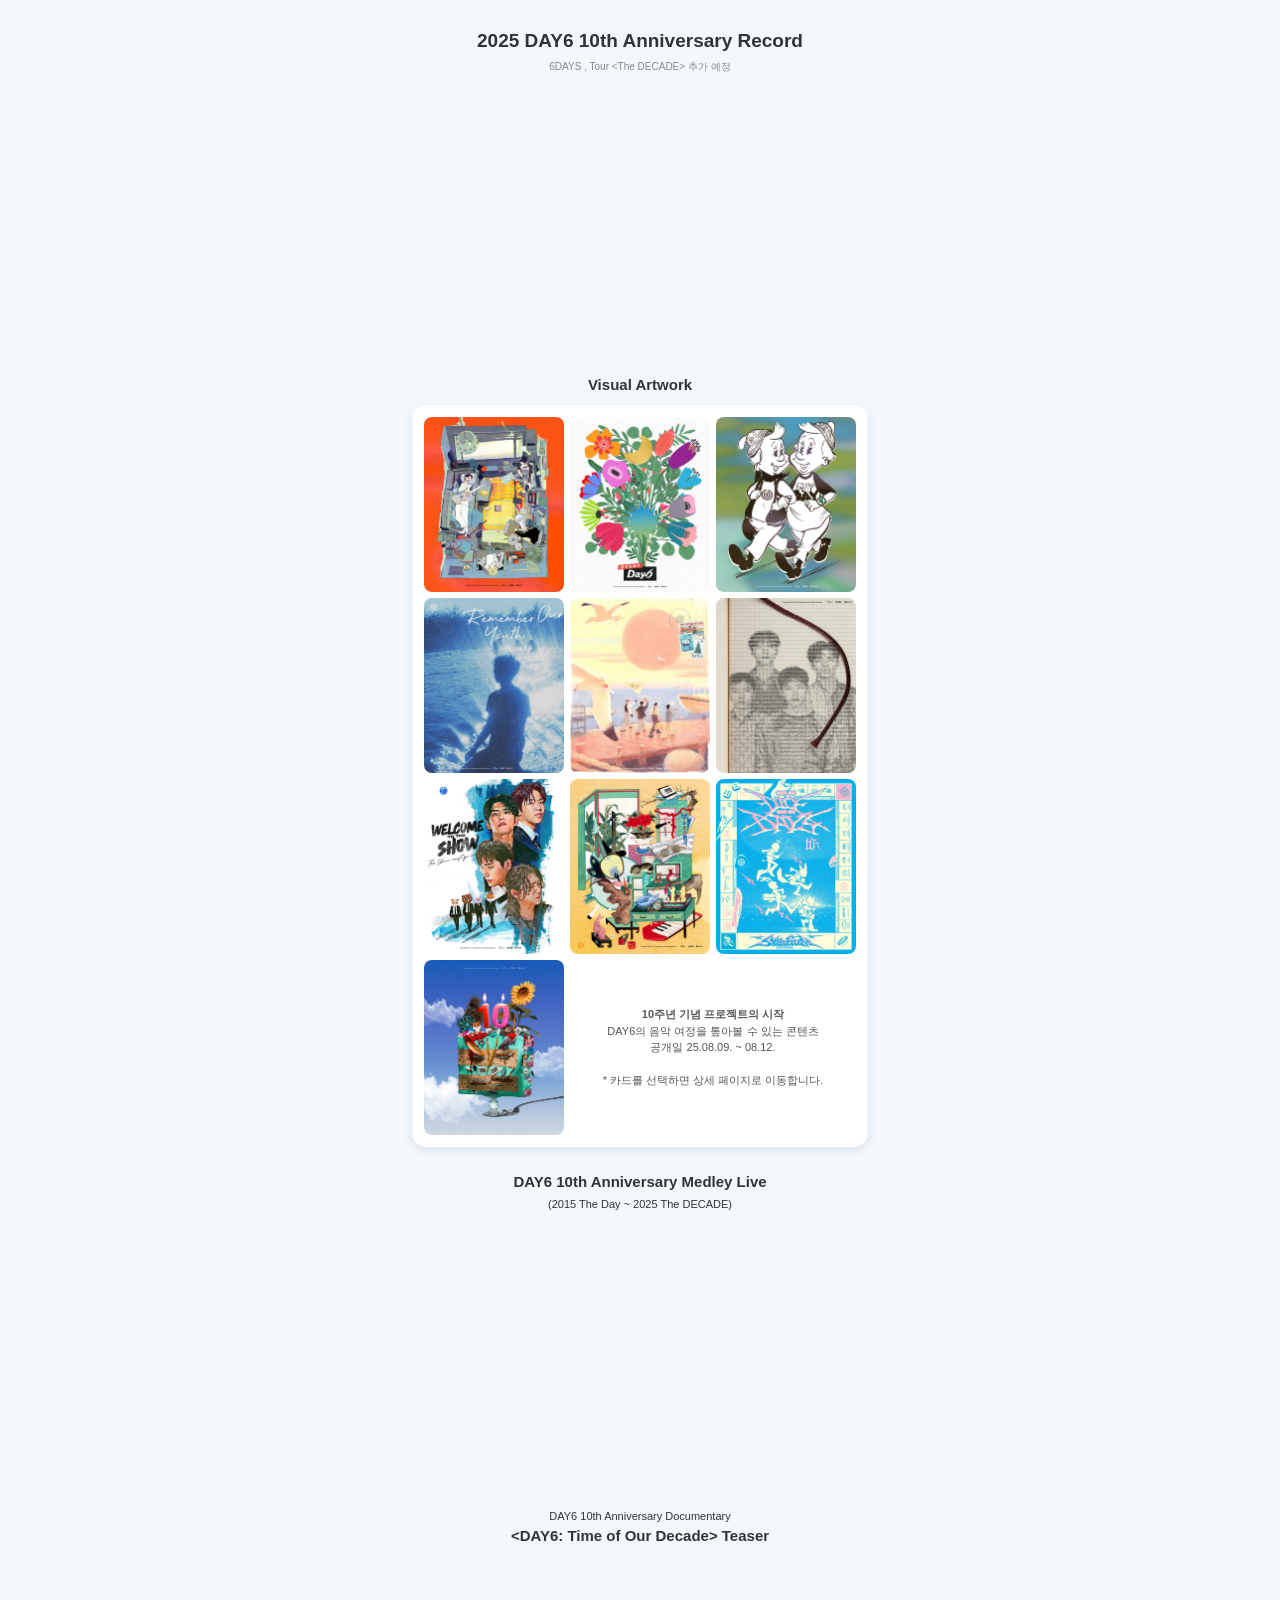
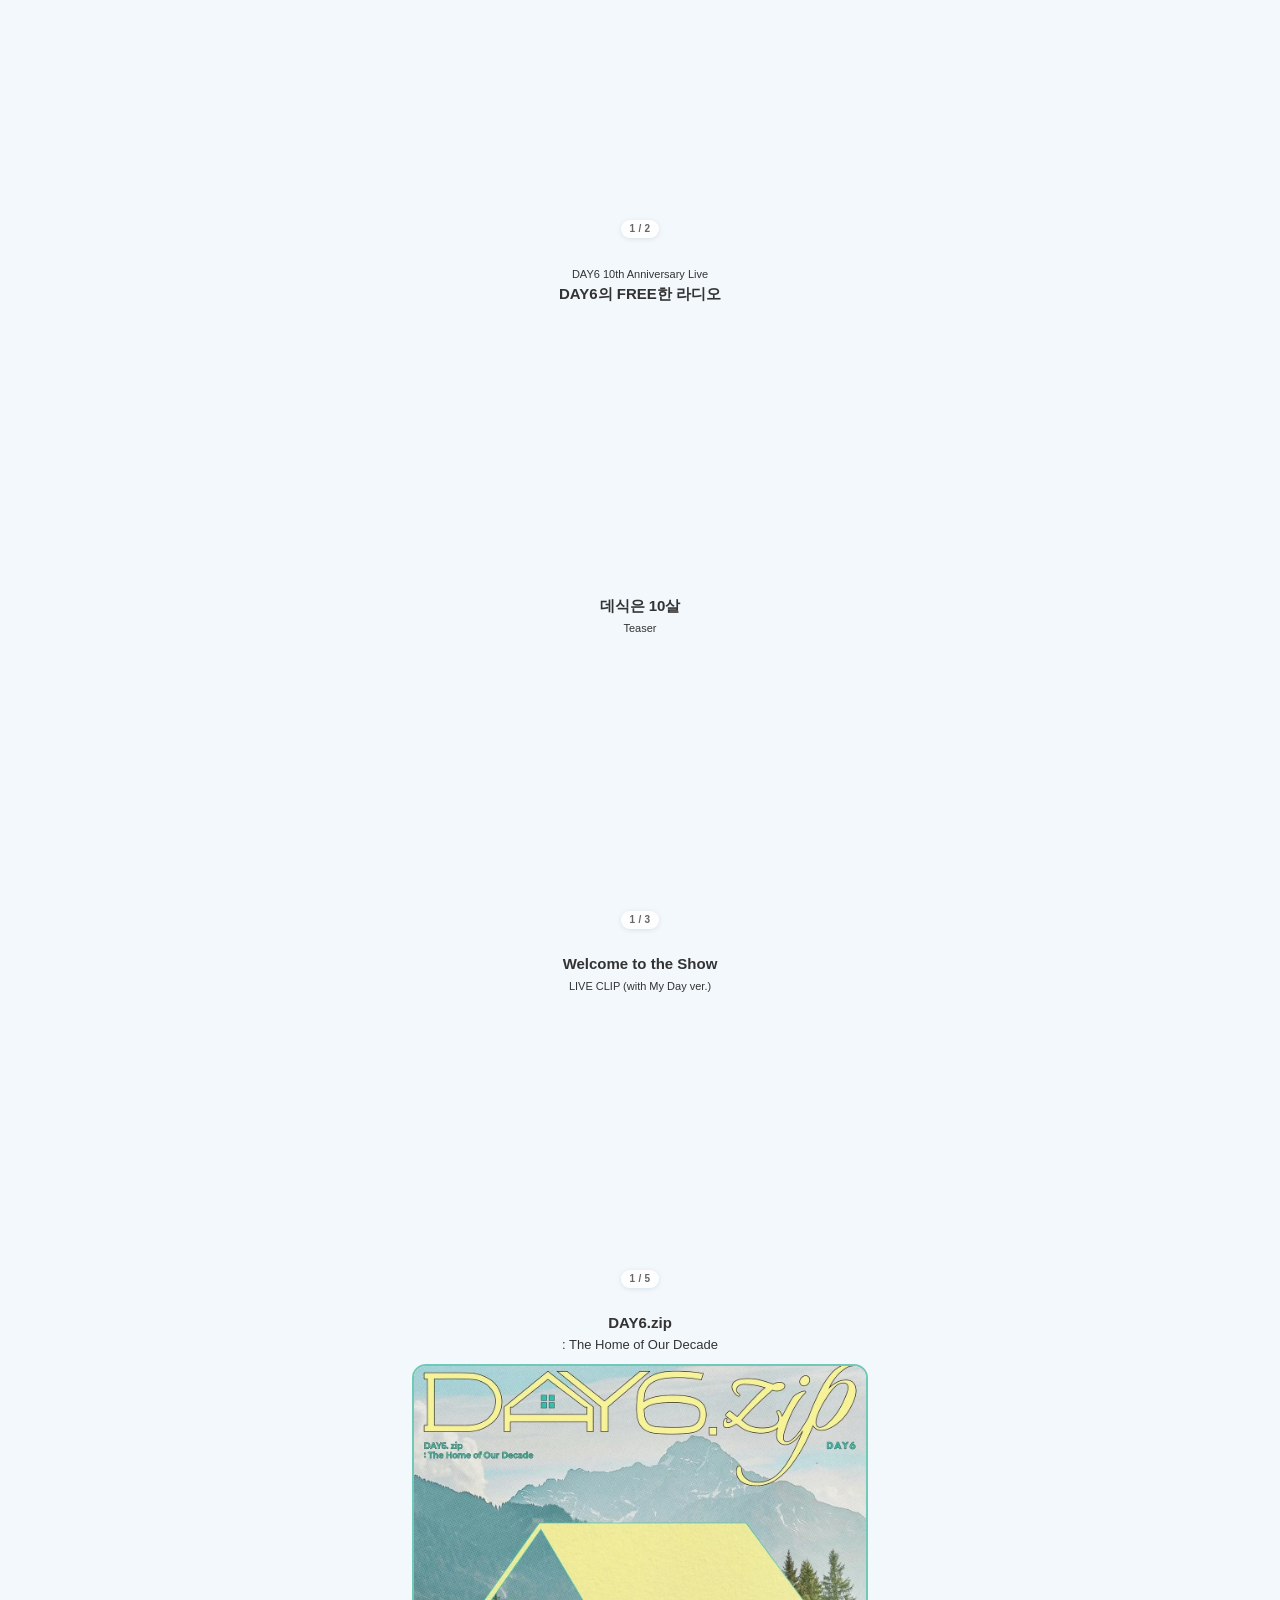
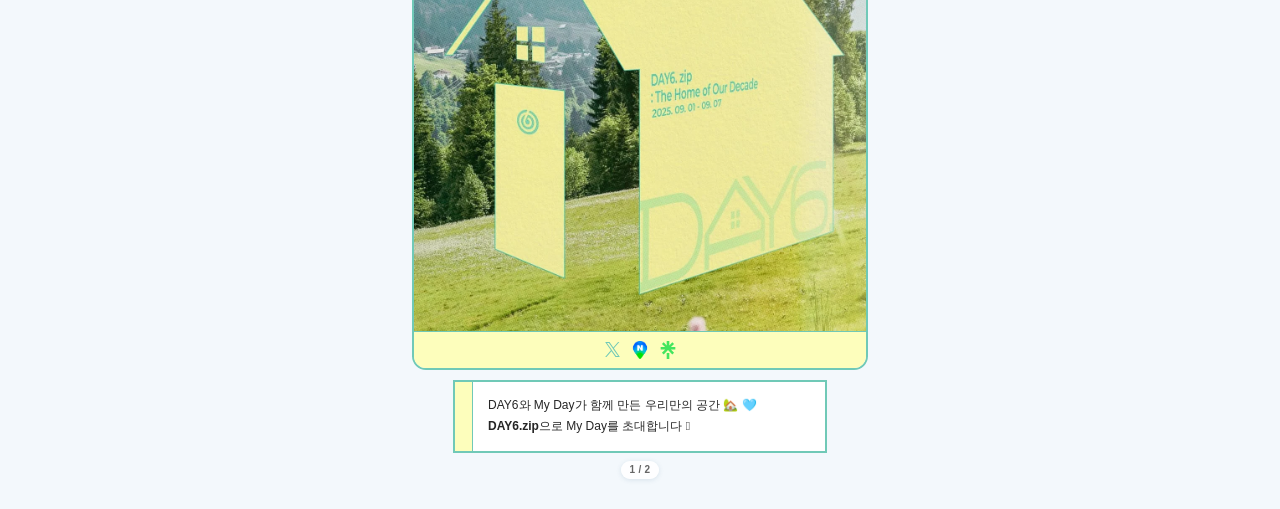
<file: index.html>
<!DOCTYPE html>
<html lang="ko">
<head>
<meta charset="UTF-8">
<meta name="viewport" content="width=device-width, initial-scale=1.0">

<title>DAY6</title>

<style>

html{
  -webkit-text-size-adjust:100%;
}

body{
  margin:0;
  padding:0;
  background:#F3F8FC;
  color:rgb(51,51,51);
  font-family:Arial,sans-serif;
}

img{
  max-width:100%;
}

div[style*="overflow-x:auto"]{
  -webkit-overflow-scrolling:touch;
}

.mobile-page{
  width:100%;
  max-width:480px;
  min-height:100vh;
  margin:0 auto;
  padding:0 12px 30px;
  box-sizing:border-box;
}

.mobile-page > table{
  width:100% !important;
  max-width:100% !important;
  margin:0 auto;
}


/* PAGE TITLE */

.page-title{
  margin:28px 0 20px;
  text-align:center;
  font-size:19px;
  line-height:1.4;
  font-weight:700;
}

.page-title-note{
  margin-top:5px;
  font-size:10px;
  line-height:1.4;
  font-weight:400;
  color:#888;
}


.section-title{
  margin:24px 0 10px;
  text-align:center;
  font-size:15px;
  font-weight:700;
  line-height:1.4;
}

.small-title{
  font-size:11px;
  font-weight:400;
}

.section-card{
  width:100%;
  margin:0 0 24px;
  padding:12px;
  box-sizing:border-box;
  background:#fff;
  border-radius:14px;
  box-shadow:0 3px 10px rgba(70,110,140,0.16);
  overflow:hidden;
}


/* Visual Artwork */

.flip-grid{
  display:grid;
  grid-template-columns:repeat(3,1fr);
  gap:6px;
  width:100%;
}

.main-poster{
  width:100%;
  aspect-ratio:4/5;
  display:block;
  border-radius:8px;
  overflow:hidden;
  text-decoration:none;
  color:inherit;
}

.main-poster img{
  width:100%;
  height:100%;
  object-fit:cover;
  display:block;
}

.visual-last-text{
  grid-column:span 2;
  width:100%;
  min-width:0;
  box-sizing:border-box;
  padding:8px;
  display:flex;
  align-items:center;
  justify-content:center;
  text-align:center;
  font-size:11px;
  line-height:1.5;
  color:#555;
}


/* 영상 슬라이드 */

.video-scroll{
  width:100%;
  display:flex;
  gap:8px;
  overflow-x:auto;
  scroll-snap-type:x mandatory;
  -webkit-overflow-scrolling:touch;
  scrollbar-width:none;
}

.video-scroll::-webkit-scrollbar{
  display:none;
}

.video-slide{
  flex:0 0 100%;
  scroll-snap-align:start;
}

.video-slide iframe{
  width:100%;
  display:block;
  aspect-ratio:16/9;
  border:0;
  border-radius:12px;
}

.slide-count{
  width:max-content;
  min-width:38px;
  margin:8px auto 0;
  padding:4px 8px;
  box-sizing:border-box;
  border-radius:20px;
  background:rgba(255,255,255,0.9);
  box-shadow:0 1px 5px rgba(70,110,140,0.16);
  text-align:center;
  font-size:10px;
  line-height:1;
  font-weight:700;
  color:#666;
  letter-spacing:0.3px;
}


/* POP-UP */

.popup-scroll{
  width:100%;
  display:flex;
  gap:8px;
  overflow-x:auto;
  scroll-snap-type:x mandatory;
  -webkit-overflow-scrolling:touch;
  scrollbar-width:none;
}

.popup-scroll::-webkit-scrollbar{
  display:none;
}

.popup-slide{
  flex:0 0 100%;
  min-width:0;
  scroll-snap-align:start;
}

.popup-line-1{
  display:inline-block;
  font-size:15px;
  font-weight:700;
}

.popup-line-2{
  display:inline-block;
  font-size:13px;
  font-weight:400;
}


/* DAY6.zip */

.zip-box{
  width:100%;
  box-sizing:border-box;
  border:2px solid #70C9B7;
  border-radius:14px;
  background:#FFFFFF;
  overflow:hidden;
}

.zip-image{
  width:100%;
  height:auto;
  display:block;
}

.zip-info{
  padding:9px 12px;
  box-sizing:border-box;
  text-align:center;
  background:#FDFEBC;
  border-top:1px solid #70C9B7;
}

.zip-links{
  display:flex;
  align-items:center;
  justify-content:center;
  gap:10px;
}

.zip-links a{
  width:18px;
  height:18px;
  display:flex;
  align-items:center;
  justify-content:center;
  line-height:0;
}

.zip-links img{
  width:18px;
  height:18px;
  display:block;
  object-fit:contain;
}

.zip-x-icon{
  width:15px;
  height:15px;
  display:block;
  background:#70C9B7;
  -webkit-mask:url("images/x.svg") center/contain no-repeat;
  mask:url("images/x.svg") center/contain no-repeat;
}

.zip-message{
  width:82%;
  margin:10px auto 0;
  box-sizing:border-box;
  display:flex;
  align-items:stretch;
  background:#FFFFFF;
  border:2px solid #70C9B7;
}

.zip-message-bar{
  width:18px;
  flex:0 0 18px;
  background:#FDFEBC;
  border-right:1px solid #70C9B7;
  box-sizing:border-box;
}

.zip-message-text{
  flex:1;
  min-width:0;
  padding:13px 15px;
  box-sizing:border-box;
  color:#262626;
  font-size:12px;
  line-height:1.8;
}


/* 꿈의 버스 */

.dreambus-box{
  width:100%;
  box-sizing:border-box;
  border:2px solid #D4A4A2;
  border-radius:14px;
  background:#FFFFFF;
  overflow:hidden;
}

.dreambus-box img{
  width:100%;
  height:auto;
  display:block;
}


/* 모바일 */

@media(max-width:480px){

  .mobile-page{
    padding-left:10px;
    padding-right:10px;
  }

}

</style>
</head>


<body>

<div class="mobile-page">


<!-- PAGE TITLE -->

<div class="page-title">
  2025 DAY6 10th Anniversary Record

  <div class="page-title-note">
    6DAYS , Tour &lt;The DECADE&gt; 추가 예정
  </div>
</div>



<!-- TOP VIDEO -->

<iframe
  width="100%"
  src="https://www.youtube.com/embed/TAeFPCf__uA"
  title="YouTube video player"
  frameborder="0"
  style="display:block;aspect-ratio:16/9;margin:0 auto;border-radius:12px;"
  allow="accelerometer; autoplay; clipboard-write; encrypted-media; gyroscope; picture-in-picture; web-share"
  allowfullscreen>
</iframe>



<!-- Visual Artwork -->

<div class="section-title">
  Visual Artwork
</div>

<div class="section-card">

  <div class="flip-grid">

    <a href="detail.html#visual-1" class="main-poster">
      <img src="images/IMG_4273.jpeg" alt="">
    </a>

    <a href="detail.html#visual-2" class="main-poster">
      <img src="images/IMG_4274.jpeg" alt="">
    </a>

    <a href="detail.html#visual-3" class="main-poster">
      <img src="images/IMG_4275.jpeg" alt="">
    </a>

    <a href="detail.html#visual-4" class="main-poster">
      <img src="images/IMG_4276.jpeg" alt="">
    </a>

    <a href="detail.html#visual-5" class="main-poster">
      <img src="images/IMG_4277.jpeg" alt="">
    </a>

    <a href="detail.html#visual-6" class="main-poster">
      <img src="images/IMG_4278.jpeg" alt="">
    </a>

    <a href="detail.html#visual-7" class="main-poster">
      <img src="images/IMG_4279.jpeg" alt="">
    </a>

    <a href="detail.html#visual-8" class="main-poster">
      <img src="images/IMG_4280.jpeg" alt="">
    </a>

    <a href="detail.html#visual-9" class="main-poster">
      <img src="images/IMG_4281.jpeg" alt="">
    </a>

    <a href="detail.html#visual-10" class="main-poster">
      <img src="images/IMG_4282.jpeg" alt="">
    </a>

    <div class="visual-last-text">
      <div>
        <strong>10주년 기념 프로젝트의 시작</strong><br>
        DAY6의 음악 여정을 톺아볼 수 있는 콘텐츠<br>
        공개일 25.08.09. ~ 08.12.<br><br>
        * 카드를 선택하면 상세 페이지로 이동합니다.
      </div>
    </div>

  </div>

</div>



<!-- 10th Anniversary Medley Live -->

<div class="section-title">
  DAY6 10th Anniversary Medley Live<br>

  <span class="small-title">
    (2015 The Day ~ 2025 The DECADE)
  </span>
</div>

<iframe
  width="100%"
  src="https://www.youtube.com/embed/5JeBGCbeOJ0"
  title="DAY6 10th Anniversary Medley Live (2015 The Day ~ 2025 The DECADE)"
  frameborder="0"
  style="display:block;aspect-ratio:16/9;margin:0 auto;border-radius:12px;"
  allow="accelerometer; autoplay; clipboard-write; encrypted-media; gyroscope; picture-in-picture; web-share"
  allowfullscreen>
</iframe>



<!-- Documentary -->

<div class="section-title">

  <span class="small-title">
    DAY6 10th Anniversary Documentary
  </span><br>

  <span id="documentary-current-title">
    &lt;DAY6: Time of Our Decade&gt; Teaser
  </span>

</div>

<div class="video-scroll" id="documentary-scroll">

  <div class="video-slide">
    <iframe
      src="https://www.youtube.com/embed/U3eKRl0hNq4"
      title="DAY6: Time of Our Decade Teaser"
      frameborder="0"
      allow="accelerometer; autoplay; clipboard-write; encrypted-media; gyroscope; picture-in-picture; web-share"
      allowfullscreen>
    </iframe>
  </div>

  <div class="video-slide">
    <iframe
      src="https://www.youtube.com/embed/bYyLW9xVIAA"
      title="DAY6: Time of Our Decade"
      frameborder="0"
      allow="accelerometer; autoplay; clipboard-write; encrypted-media; gyroscope; picture-in-picture; web-share"
      allowfullscreen>
    </iframe>
  </div>

</div>

<div class="slide-count" id="documentary-count">
  1 / 2
</div>



<!-- DAY6 10th Anniversary Live -->

<div class="section-title">

  <span class="small-title">
    DAY6 10th Anniversary Live
  </span><br>

  DAY6의 FREE한 라디오

</div>

<iframe
  width="100%"
  src="https://www.youtube.com/embed/zwDvOborZV0"
  title="DAY6의 FREE한 라디오"
  frameborder="0"
  style="display:block;aspect-ratio:16/9;margin:0 auto;border-radius:12px;"
  allow="accelerometer; autoplay; clipboard-write; encrypted-media; gyroscope; picture-in-picture; web-share"
  allowfullscreen>
</iframe>



<!-- 데식은 10살 -->

<div class="section-title">

  데식은 10살<br>

  <span
    class="small-title"
    id="desik-current-title">
    Teaser
  </span>

</div>

<div class="video-scroll" id="desik-scroll">

  <div class="video-slide">
    <iframe
      src="https://www.youtube.com/embed/5Rk9F50ncRs"
      title="데식은 10살 Teaser"
      frameborder="0"
      allow="accelerometer; autoplay; clipboard-write; encrypted-media; gyroscope; picture-in-picture; web-share"
      allowfullscreen>
    </iframe>
  </div>

  <div class="video-slide">
    <iframe
      src="https://www.youtube.com/embed/6y1G2F52aUc"
      title="데식은 10살 Ep.1"
      frameborder="0"
      allow="accelerometer; autoplay; clipboard-write; encrypted-media; gyroscope; picture-in-picture; web-share"
      allowfullscreen>
    </iframe>
  </div>

  <div class="video-slide">
    <iframe
      src="https://www.youtube.com/embed/H-ebAvadtmY"
      title="데식은 10살 Ep.2"
      frameborder="0"
      allow="accelerometer; autoplay; clipboard-write; encrypted-media; gyroscope; picture-in-picture; web-share"
      allowfullscreen>
    </iframe>
  </div>

</div>

<div class="slide-count" id="desik-count">
  1 / 3
</div>



<!-- LIVE CLIP -->

<div class="section-title">

  <span id="liveclip-current-title">
    Welcome to the Show
  </span><br>

  <span class="small-title">
    LIVE CLIP (with My Day ver.)
  </span>

</div>

<div class="video-scroll" id="liveclip-scroll">

  <div class="video-slide">
    <iframe
      src="https://www.youtube.com/embed/AHy7z1ABnZE"
      title="Welcome to the Show LIVE CLIP (with My Day ver.)"
      frameborder="0"
      allow="accelerometer; autoplay; clipboard-write; encrypted-media; gyroscope; picture-in-picture; web-share"
      allowfullscreen>
    </iframe>
  </div>

  <div class="video-slide">
    <iframe
      src="https://www.youtube.com/embed/Pp8Bza15AWY"
      title="Congratulations LIVE CLIP (with My Day ver.)"
      frameborder="0"
      allow="accelerometer; autoplay; clipboard-write; encrypted-media; gyroscope; picture-in-picture; web-share"
      allowfullscreen>
    </iframe>
  </div>

  <div class="video-slide">
    <iframe
      src="https://www.youtube.com/embed/SbzU_9hKfIo"
      title="INSIDE OUT LIVE CLIP (with My Day ver.)"
      frameborder="0"
      allow="accelerometer; autoplay; clipboard-write; encrypted-media; gyroscope; picture-in-picture; web-share"
      allowfullscreen>
    </iframe>
  </div>

  <div class="video-slide">
    <iframe
      src="https://www.youtube.com/embed/4uKgxsPcA_I"
      title="꿈의 버스 LIVE CLIP (with My Day ver.)"
      frameborder="0"
      allow="accelerometer; autoplay; clipboard-write; encrypted-media; gyroscope; picture-in-picture; web-share"
      allowfullscreen>
    </iframe>
  </div>

  <div class="video-slide">
    <iframe
      src="https://www.youtube.com/embed/iQBOu81LkT0"
      title="한 페이지가 될 수 있게 LIVE CLIP (with My Day ver.)"
      frameborder="0"
      allow="accelerometer; autoplay; clipboard-write; encrypted-media; gyroscope; picture-in-picture; web-share"
      allowfullscreen>
    </iframe>
  </div>

</div>

<div class="slide-count" id="liveclip-count">
  1 / 5
</div>



<!-- POP-UP -->

<div class="section-title">

  <span
    id="popup-current-title"
    class="popup-line-1">
    DAY6.zip
  </span><br>

  <span
    id="popup-current-subtitle"
    class="popup-line-2">
    : The Home of Our Decade
  </span>

</div>


<div class="popup-scroll" id="popup-scroll">


  <!-- 1 DAY6.zip -->

  <div class="popup-slide">

    <div class="zip-box">

      <img
        src="images/DAY6.zip-Poster.png"
        alt="DAY6.zip : The Home of Our Decade"
        class="zip-image">

      <div class="zip-info">

        <div class="zip-links">

          <a
            href="https://x.com/day6official/status/1959903578933657797"
            target="_blank"
            rel="noreferrer noopener"
            aria-label="X">
            <span class="zip-x-icon"></span>
          </a>

          <a
            href="https://naver.me/5xaLH5Mh"
            target="_blank"
            rel="noreferrer noopener"
            aria-label="Naver Map">
            <img
              src="images/NaverMap.png"
              alt="Naver Map">
          </a>

          <a
            href="https://linktr.ee/day6.zip"
            target="_blank"
            rel="noreferrer noopener"
            aria-label="Linktree">
            <img
              src="images/Linktree.svg"
              alt="Linktree">
          </a>

        </div>

      </div>

    </div>


    <div class="zip-message">

      <div class="zip-message-bar"></div>

      <div class="zip-message-text">
        DAY6와 My Day가 함께 만든 우리만의 공간 🏡 🩵<br>
        <strong>DAY6.zip</strong>으로 My Day를 초대합니다 𖤐
      </div>

    </div>

  </div>



  <!-- 2 꿈의 버스 -->

  <div class="popup-slide">

    <div class="dreambus-box">

      <img
        src="images/DreamBus-Poster.jpg"
        alt="DAY6가 운영하는 꿈의 버스">

    </div>

  </div>


</div>


<div class="slide-count" id="popup-count">
  1 / 2
</div>

</div>


<script>

function setupVideoSlider(
  scrollId,
  titleId,
  countId,
  titles
){

  const scroll =
    document.getElementById(scrollId);

  const title =
    document.getElementById(titleId);

  const count =
    document.getElementById(countId);

  if(!scroll){
    return;
  }

  let timer;


  function updateSlider(){

    const slides =
      scroll.querySelectorAll(".video-slide");

    const scrollRect =
      scroll.getBoundingClientRect();

    let closestIndex = 0;
    let closestDistance = Infinity;


    slides.forEach(function(slide,index){

      const slideRect =
        slide.getBoundingClientRect();

      const distance =
        Math.abs(
          slideRect.left -
          scrollRect.left
        );


      if(distance < closestDistance){

        closestDistance =
          distance;

        closestIndex =
          index;

      }

    });


    if(title && titles){

      title.textContent =
        titles[closestIndex];

    }


    if(count){

      count.textContent =
        (closestIndex + 1) +
        " / " +
        slides.length;

    }

  }


  scroll.addEventListener(
    "scroll",
    function(){

      clearTimeout(timer);

      timer =
        setTimeout(
          updateSlider,
          30
        );

    }
  );


  updateSlider();

}



setupVideoSlider(
  "documentary-scroll",
  "documentary-current-title",
  "documentary-count",
  [
    "<DAY6: Time of Our Decade> Teaser",
    "DAY6: Time of Our Decade"
  ]
);


setupVideoSlider(
  "desik-scroll",
  "desik-current-title",
  "desik-count",
  [
    "Teaser",
    "Ep.1",
    "Ep.2"
  ]
);


setupVideoSlider(
  "liveclip-scroll",
  "liveclip-current-title",
  "liveclip-count",
  [
    "Welcome to the Show",
    "Congratulations",
    "INSIDE OUT",
    "꿈의 버스",
    "한 페이지가 될 수 있게"
  ]
);



/* POP-UP */

const popupScroll =
  document.getElementById("popup-scroll");

const popupTitle =
  document.getElementById("popup-current-title");

const popupSubtitle =
  document.getElementById("popup-current-subtitle");

const popupCount =
  document.getElementById("popup-count");


const popupData = [
  {
    title:"DAY6.zip",
    subtitle:": The Home of Our Decade",
    titleSize:"15px",
    titleWeight:"700",
    subtitleSize:"13px",
    subtitleWeight:"400"
  },
  {
    title:"DAY6가 운영하는",
    subtitle:"꿈의 버스",
    titleSize:"13px",
    titleWeight:"400",
    subtitleSize:"15px",
    subtitleWeight:"700"
  }
];


let popupTimer;


function updatePopup(){

  const slides =
    popupScroll.querySelectorAll(".popup-slide");

  const scrollRect =
    popupScroll.getBoundingClientRect();

  let closestIndex = 0;
  let closestDistance = Infinity;


  slides.forEach(function(slide,index){

    const slideRect =
      slide.getBoundingClientRect();

    const distance =
      Math.abs(
        slideRect.left -
        scrollRect.left
      );


    if(distance < closestDistance){

      closestDistance =
        distance;

      closestIndex =
        index;

    }

  });


  popupTitle.textContent =
    popupData[closestIndex].title;

  popupSubtitle.textContent =
    popupData[closestIndex].subtitle;


  popupTitle.style.fontSize =
    popupData[closestIndex].titleSize;

  popupTitle.style.fontWeight =
    popupData[closestIndex].titleWeight;


  popupSubtitle.style.fontSize =
    popupData[closestIndex].subtitleSize;

  popupSubtitle.style.fontWeight =
    popupData[closestIndex].subtitleWeight;


  popupCount.textContent =
    (closestIndex + 1) +
    " / " +
    slides.length;

}


if(popupScroll){

  popupScroll.addEventListener(
    "scroll",
    function(){

      clearTimeout(popupTimer);

      popupTimer =
        setTimeout(
          updatePopup,
          30
        );

    }
  );


  updatePopup();

}

</script>

</body>
</html>
</file>
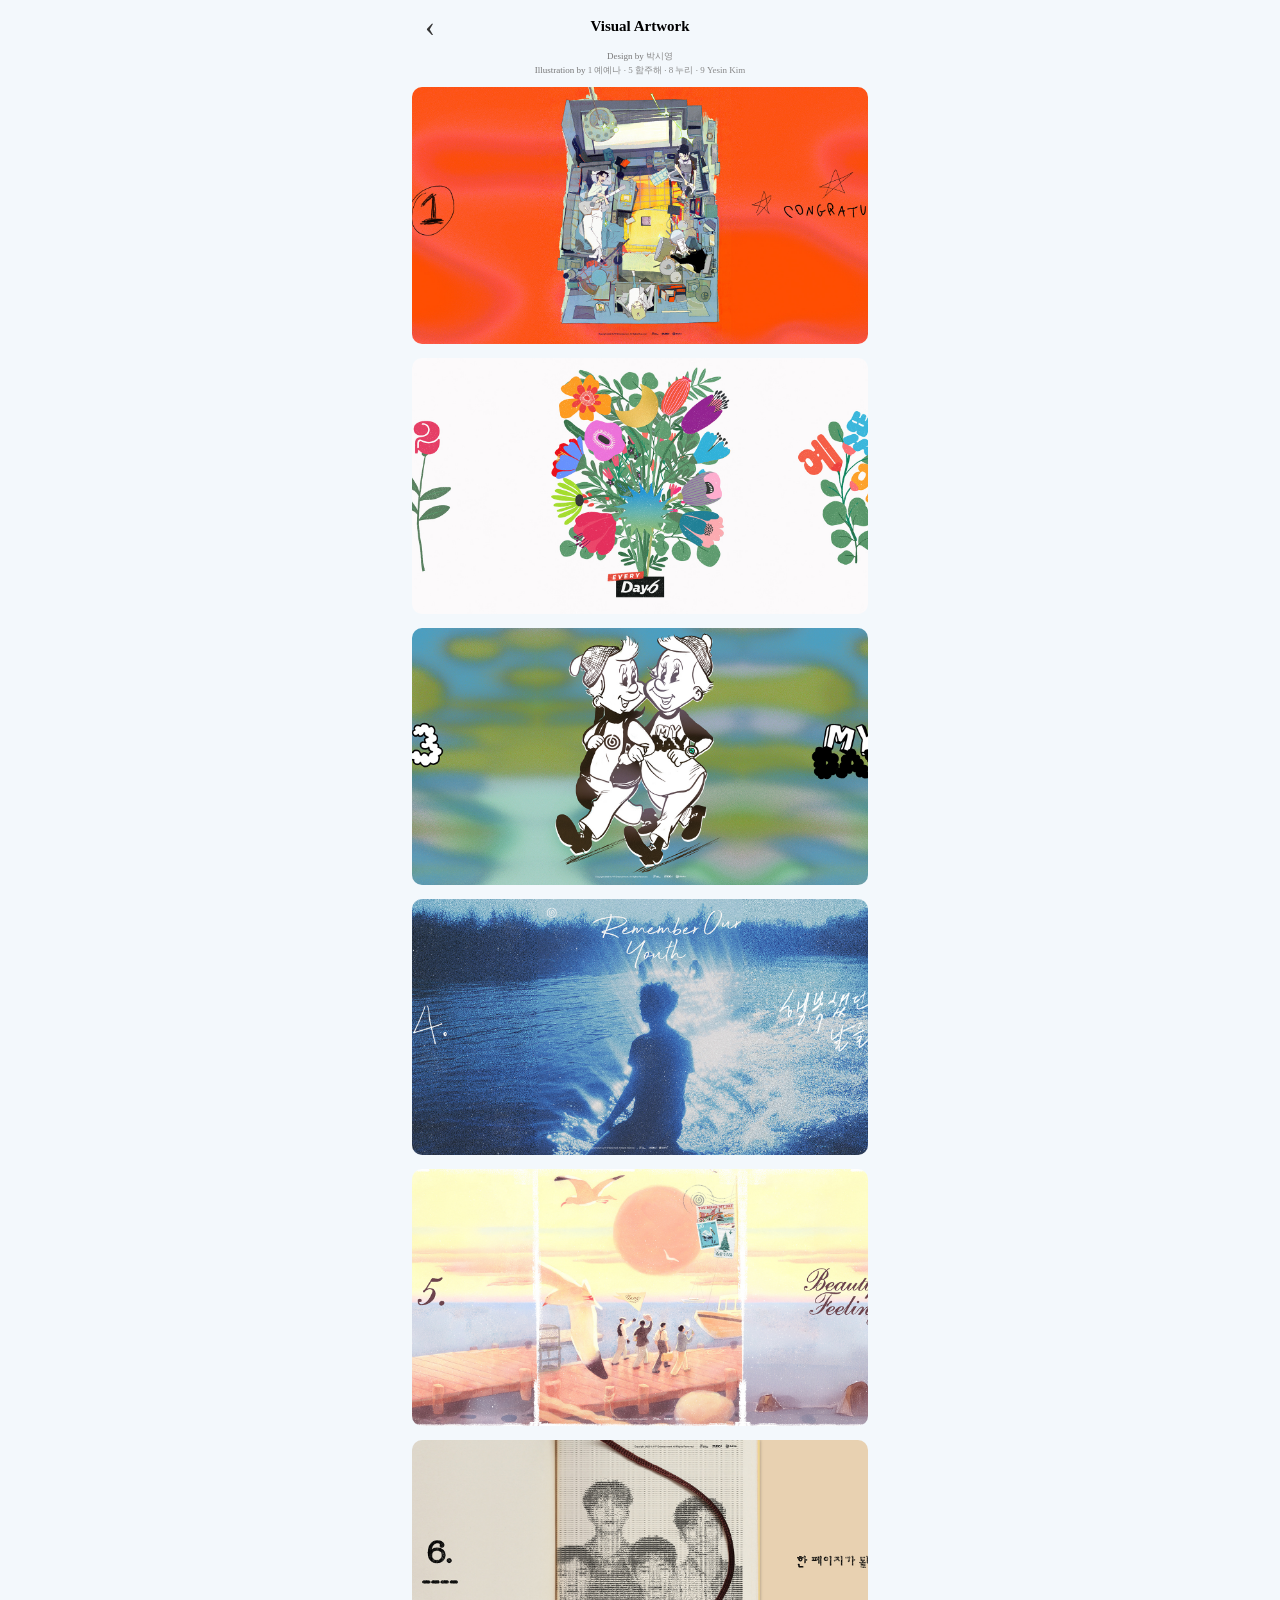
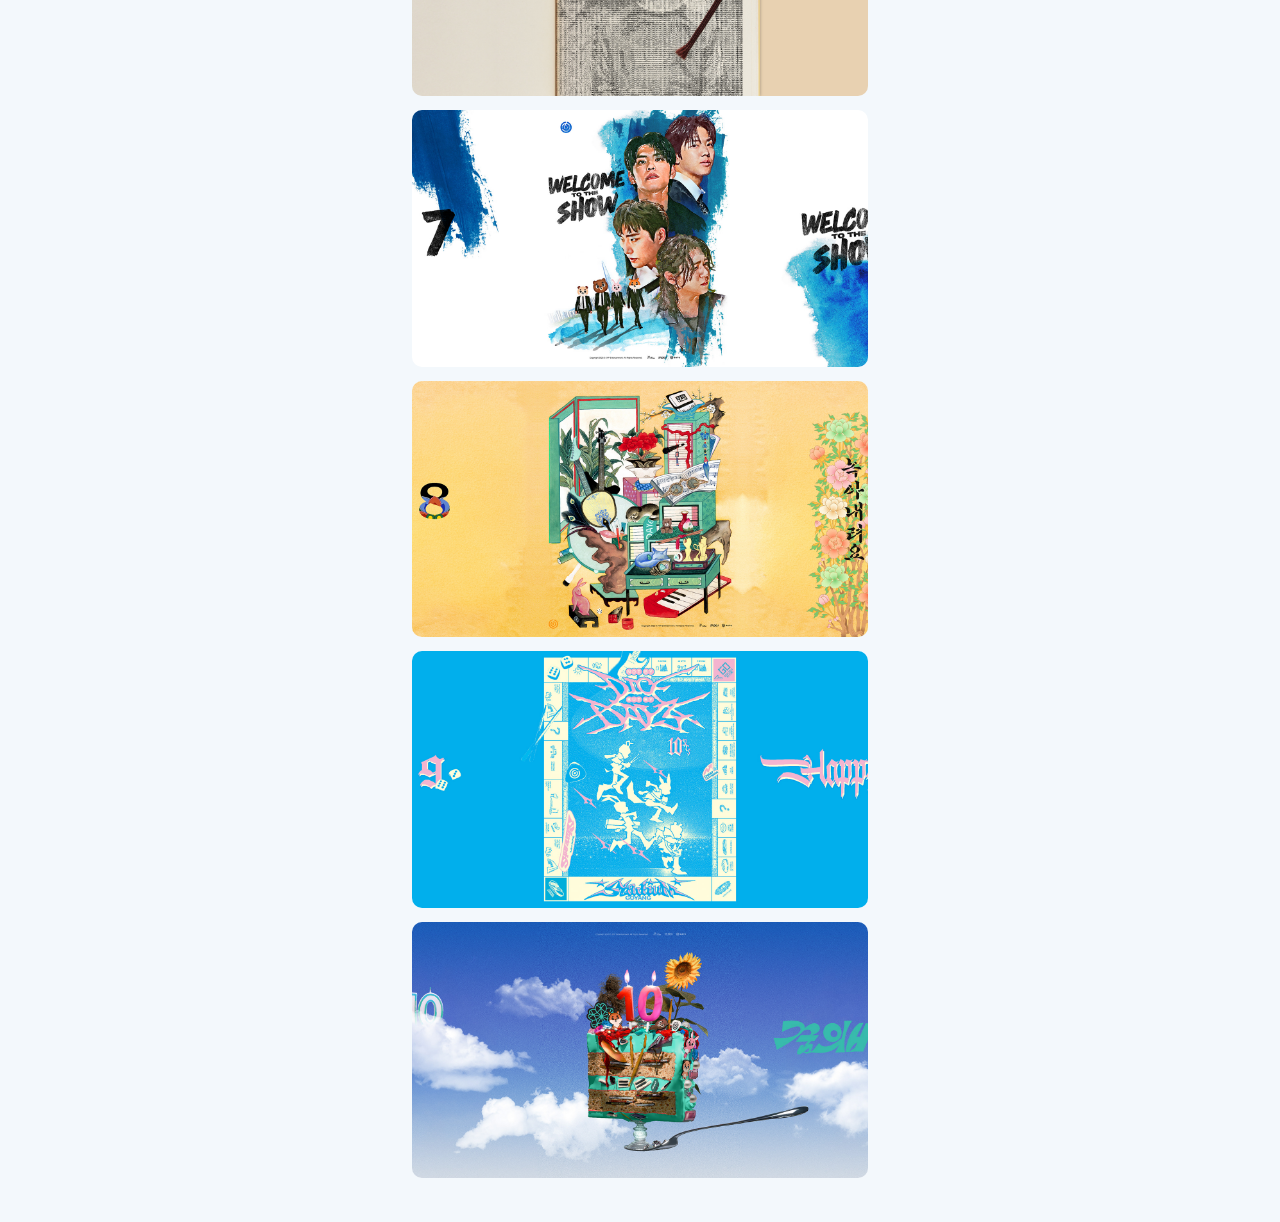
<file: detail.html>
<!DOCTYPE html>
<html lang="ko">
<head>
<meta charset="UTF-8">
<meta name="viewport" content="width=device-width, initial-scale=1.0">
<meta name="format-detection" content="telephone=no">
<title>Visual Artwork</title>

<style>
html{
  -webkit-text-size-adjust:100%;
  scroll-behavior:smooth;
}

body{
  margin:0;
  padding:0;
  background:#F3F8FC;
}

img{
  max-width:100%;
}

.mobile-page{
  width:100%;
  max-width:480px;
  min-height:100vh;
  margin:0 auto;
  padding:0 12px 30px;
  box-sizing:border-box;
}

.detail-header{
  height:52px;
  display:flex;
  align-items:center;
  position:relative;
}

.back-link{
  width:36px;
  height:36px;
  display:flex;
  align-items:center;
  justify-content:center;
  text-decoration:none;
  color:#333;
  font-size:30px;
  line-height:1;
}

.detail-heading{
  position:absolute;
  left:50%;
  transform:translateX(-50%);
  font-size:15px;
  font-weight:700;
  white-space:nowrap;
}


/* CREDIT */

.detail-credit-top{
  margin:-2px 0 10px;
  text-align:center;
  color:#888;
  font-size:9px;
  line-height:1.5;
  font-weight:400;
}
.detail-credit-top a{
  color:inherit;
  text-decoration:none;
}
.detail-credit-top strong{
  font-weight:500;
  color:#777;
}


.detail-card{
  width:100%;
  aspect-ratio:16/9;
  margin-bottom:14px;
  perspective:1000px;
  cursor:pointer;
  scroll-margin-top:12px;
}

.detail-inner{
  position:relative;
  width:100%;
  height:100%;
  transition:transform 0.6s;
  transform-style:preserve-3d;
}

.detail-card.flipped .detail-inner{
  transform:rotateY(180deg);
}

.detail-front,
.detail-back{
  position:absolute;
  inset:0;
  backface-visibility:hidden;
  -webkit-backface-visibility:hidden;
  border-radius:10px;
  overflow:hidden;
}

.detail-front img{
  width:100%;
  height:100%;
  object-fit:cover;
  display:block;
}

.detail-back{
  transform:rotateY(180deg);
  box-sizing:border-box;
  padding:18px;
  display:flex;
  flex-direction:column;
  align-items:center;
  justify-content:center;
  text-align:center;
}

.detail-back::before{
  content:"";
  position:absolute;
  inset:0;
  background:rgba(0,0,0,0.16);
  z-index:0;
}

.detail-title,
.detail-text{
  position:relative;
  z-index:1;
}

.detail-title{
  width:100%;
  color:#fff;
  font-size:16px;
  line-height:1.3;
  font-weight:700;
  text-align:center;
}

.detail-text{
  margin-top:14px;
  color:#fff;
  font-size:11px;
  line-height:1.5;
  font-weight:400;
  text-align:center;
}


/* SNS */

.detail-sns{
  position:absolute;
  z-index:2;
  left:0;
  right:0;
  bottom:10px;
  display:flex;
  justify-content:center;
  align-items:center;
  gap:12px;
}

.detail-sns a{
  width:16px;
  height:16px;
  display:block;
  line-height:0;
  text-decoration:none;
}

.detail-sns img{
  width:16px;
  height:16px;
  object-fit:contain;
  display:block;
}


/* 1 Congratulations */

.visual-1{
  background-image:linear-gradient(
    to right,
    #697082,
    #FA4F17,
    #FA4F17,
    #FA4F17,
    #697082
  );
}


/* 2 예뻤어 */

.visual-2{
  background-image:linear-gradient(
    to right,
    #E95B4B,
    #952392,
    #32B2D9,
    #9994A2,
    #1F8096,
    #7EB689,
    #E2315D,
    #A8DA39,
    #6892FA,
    #EA73D8,
    #FB9B24,
    #ECCB70
  );
}


/* 3 My Day */

.visual-3{
  background-image:linear-gradient(
    to right,
    #8FA15D,
    #5997AD,
    #8FA15D,
    #5997AD,
    #8FA15D
  );
}


/* 4 행복했던 날들이었다 */

.visual-4{
  background-image:linear-gradient(
    to right,
    #9EBFCE,
    #4179B5,
    #304F8A,
    #4179B5,
    #9EBFCE
  );
}


/* 5 Beautiful Feeling */

.visual-5{
  background-image:linear-gradient(
    to right,
    #FEFFC6,
    #FEDBC0,
    #FEC5A6,
    #FEDBC0,
    #FEFFC6
  );
}


/* 6 한 페이지가 될 수 있게 */

.visual-6{
  background-image:linear-gradient(
    to right,
    #E0DACB,
    #8C867A,
    #615D57,
    #8C867A,
    #E0DACB
  );
}


/* 7 Welcome to the Show */

.visual-7{
  background-image:linear-gradient(
    to right,
    #53BCD5,
    #155D88,
    #102660,
    #155D88,
    #53BCD5
  );
}


/* 8 녹아내려요 */

.visual-8{
  background-image:linear-gradient(
    to right,
    #FCD184,
    #72B398,
    #DA1F2B,
    #72B398,
    #FCD184
  );
}


/* 9 HAPPY */

.visual-9{
  background-image:linear-gradient(
    to right,
    #1CC5E6,
    #FFFCDB,
    #F4B5CF,
    #FFFCDB,
    #1CC5E6
  );
}


/* 10 꿈의 버스 */

.visual-10{
  background-image:linear-gradient(
    to right,
    #B6CBE4,
    #7199D5,
    #4F6FC4,
    #3764C0,
    #2364BE
  );
}


@media(max-width:480px){
  .mobile-page{
    padding-left:10px;
    padding-right:10px;
  }
}
</style>
</head>

<body>

<div class="mobile-page">

  <div class="detail-header">
    <a href="index.html"
       class="back-link"
       aria-label="메인 페이지로 이동">‹</a>

    <div class="detail-heading">Visual Artwork</div>
  </div>

<div class="detail-credit-top">
  <strong>Design by</strong>
  <a href="https://www.instagram.com/p/DNIFsEnR6l-/?utm_source=ig_web_copy_link&stkn=MzRlODBiNWFlZA=="
     target="_blank"
     rel="noreferrer noopener">박시영</a><br>

  <strong>Illustration by</strong>
  1 <a href="https://www.instagram.com/p/DNPXVb1pDTW/?utm_source=ig_web_copy_link&stkn=MzRlODBiNWFlZA=="
       target="_blank"
       rel="noreferrer noopener">예예나</a>
  ·
  5 <a href="https://www.instagram.com/p/DNQk1QEpbGZ/?utm_source=ig_web_copy_link&stkn=MzRlODBiNWFlZA=="
       target="_blank"
       rel="noreferrer noopener">함주해</a>
  ·
  8 <a href="https://www.instagram.com/p/DNQVR5MPRYr/?utm_source=ig_web_copy_link&stkn=MzRlODBiNWFlZA=="
       target="_blank"
       rel="noreferrer noopener">누리</a>
  ·
  9 <a href="https://www.instagram.com/p/DNN4rBZP7gy/?utm_source=ig_web_copy_link&stkn=MzRlODBiNWFlZA=="
       target="_blank"
       rel="noreferrer noopener">Yesin Kim</a>
</div>


  <!-- 1 -->
  <div class="detail-card"
       id="visual-1"
       onclick="this.classList.toggle('flipped')">

    <div class="detail-inner">

      <div class="detail-front">
        <img src="images/IMG_4286.jpeg" alt="">
      </div>

      <div class="detail-back visual-1">

        <div class="detail-title">Congratulations</div>

        <div class="detail-text">
          <strong>우리의 시작, Congratulations</strong><br><br>
          축하라는 말이 아직은 어색했던 날.<br>
          우리의 첫 장을 넘기자,<br>
          계절마다 다른 감정들이 피어나기 시작했다.
        </div>

        <div class="detail-sns">

          <a href="https://www.instagram.com/p/DNHRQYyTWJO/"
             target="_blank"
             rel="noreferrer noopener"
             onclick="event.stopPropagation();"
             aria-label="Instagram">
            <img src="images/instagram.svg" alt="Instagram">
          </a>

          <a href="https://x.com/day6official/status/1953971241091801436"
             target="_blank"
             rel="noreferrer noopener"
             onclick="event.stopPropagation();"
             aria-label="X">
            <img src="images/x.svg" alt="X">
          </a>

        </div>

      </div>
    </div>
  </div>


  <!-- 2 -->
  <div class="detail-card"
       id="visual-2"
       onclick="this.classList.toggle('flipped')">

    <div class="detail-inner">

      <div class="detail-front">
        <img src="images/IMG_4287.jpeg" alt="">
      </div>

      <div class="detail-back visual-2">

        <div class="detail-title">예뻤어</div>

        <div class="detail-text">
          <strong>열두 개의 계절, 예뻤어</strong><br><br>
          매달 두 곡씩, 우리의 마음들이 조금씩 노래가 되었다.<br>
          그 노래를 함께 들어준 누군가가 있었기에<br>
          우리는 조금 더 단단해졌다.
        </div>

        <div class="detail-sns">

          <a href="https://www.instagram.com/reel/DNHzYhzvaxE/"
             target="_blank"
             rel="noreferrer noopener"
             onclick="event.stopPropagation();"
             aria-label="Instagram">
            <img src="images/instagram.svg" alt="Instagram">
          </a>

          <a href="https://x.com/day6official/status/1954046505410867534"
             target="_blank"
             rel="noreferrer noopener"
             onclick="event.stopPropagation();"
             aria-label="X">
            <img src="images/x.svg" alt="X">
          </a>

        </div>

      </div>
    </div>
  </div>


  <!-- 3 -->
  <div class="detail-card"
       id="visual-3"
       onclick="this.classList.toggle('flipped')">

    <div class="detail-inner">

      <div class="detail-front">
        <img src="images/IMG_4288.jpeg" alt="">
      </div>

      <div class="detail-back visual-3">

        <div class="detail-title">My Day</div>

        <div class="detail-text">
          <strong>우리가 서로를 알게 된 순간, My Day</strong><br><br>
          같은 마음을 나누는 사람이 생겼다.<br>
          그날 이후, 우리의 시간은 전보다 조금 더 특별해졌다.
        </div>

        <div class="detail-sns">

          <a href="https://www.instagram.com/p/DNKGc8zJZJf/"
             target="_blank"
             rel="noreferrer noopener"
             onclick="event.stopPropagation();"
             aria-label="Instagram">
            <img src="images/instagram.svg" alt="Instagram">
          </a>

          <a href="https://x.com/day6official/status/1954107147844759845"
             target="_blank"
             rel="noreferrer noopener"
             onclick="event.stopPropagation();"
             aria-label="X">
            <img src="images/x.svg" alt="X">
          </a>

        </div>

      </div>
    </div>
  </div>


  <!-- 4 -->
  <div class="detail-card"
       id="visual-4"
       onclick="this.classList.toggle('flipped')">

    <div class="detail-inner">

      <div class="detail-front">
        <img src="images/IMG_4289.jpeg" alt="">
      </div>

      <div class="detail-back visual-4">

        <div class="detail-title">행복했던 날들이었다</div>

        <div class="detail-text">
          <strong>돌이켜 보면 참 좋았던 시간 모두, 행복했던 날들이었다</strong><br><br>
          함께 웃고, 노래하며 뜨겁게 지나간 날들.<br>
          그 시간을 지나 우리는 서로의 온전한 하루가 되었다.
        </div>

        <div class="detail-sns">

          <a href="https://www.instagram.com/p/DNI4c6qPhr6/"
             target="_blank"
             rel="noreferrer noopener"
             onclick="event.stopPropagation();"
             aria-label="Instagram">
            <img src="images/instagram.svg" alt="Instagram">
          </a>

          <a href="https://x.com/day6official/status/1954198505029066899"
             target="_blank"
             rel="noreferrer noopener"
             onclick="event.stopPropagation();"
             aria-label="X">
            <img src="images/x.svg" alt="X">
          </a>

        </div>

      </div>
    </div>
  </div>


  <!-- 5 -->
  <div class="detail-card"
       id="visual-5"
       onclick="this.classList.toggle('flipped')">

    <div class="detail-inner">

      <div class="detail-front">
        <img src="images/IMG_4290.jpeg" alt="">
      </div>

      <div class="detail-back visual-5">

        <div class="detail-title">Beautiful Feeling</div>

        <div class="detail-text">
          <strong>가장 선명했던 하루의, Beautiful Feeling</strong><br><br>
          무대보다 마음이 앞섰고,<br>
          그 하루의 온기가 켜켜이 스며 마침내 새로운 장을 열었다.
        </div>

        <div class="detail-sns">

          <a href="https://www.instagram.com/p/DNJ2BYcTo_x/"
             target="_blank"
             rel="noreferrer noopener"
             onclick="event.stopPropagation();"
             aria-label="Instagram">
            <img src="images/instagram.svg" alt="Instagram">
          </a>

          <a href="https://x.com/day6official/status/1954333903097085970"
             target="_blank"
             rel="noreferrer noopener"
             onclick="event.stopPropagation();"
             aria-label="X">
            <img src="images/x.svg" alt="X">
          </a>

        </div>

      </div>
    </div>
  </div>


  <!-- 6 -->
  <div class="detail-card"
       id="visual-6"
       onclick="this.classList.toggle('flipped')">

    <div class="detail-inner">

      <div class="detail-front">
        <img src="images/IMG_4291.jpeg" alt="">
      </div>

      <div class="detail-back visual-6">

        <div class="detail-title">한 페이지가 될 수 있게</div>

        <div class="detail-text">
          <strong>매 순간이 하나의 이야기가 되어, 한 페이지가 될 수 있게</strong><br><br>
          그렇게 쌓인 감정들이 노래가 되고, 한 편의 이야기가 되었다.<br>
          그 기억을 품은 채 우리는 다시 무대로 걸어 나갔다.
        </div>

        <div class="detail-sns">

          <a href="https://www.instagram.com/p/DNK7fABvaqh/"
             target="_blank"
             rel="noreferrer noopener"
             onclick="event.stopPropagation();"
             aria-label="Instagram">
            <img src="images/instagram.svg" alt="Instagram">
          </a>

          <a href="https://x.com/day6official/status/1954486657895534630"
             target="_blank"
             rel="noreferrer noopener"
             onclick="event.stopPropagation();"
             aria-label="X">
            <img src="images/x.svg" alt="X">
          </a>

        </div>

      </div>
    </div>
  </div>


  <!-- 7 -->
  <div class="detail-card"
       id="visual-7"
       onclick="this.classList.toggle('flipped')">

    <div class="detail-inner">

      <div class="detail-front">
        <img src="images/IMG_4292.jpeg" alt="">
      </div>

      <div class="detail-back visual-7">

        <div class="detail-title">Welcome to the Show</div>

        <div class="detail-text">
          <strong>다시 같은 자리에서, Welcome to the Show</strong><br><br>
          잠시 멈췄던 시간, 다시 완전체로 서게 된 순간.<br>
          무대는 변하지 않았고, 우리는 조금 더 단단해져 있었다.
        </div>

        <div class="detail-sns">

          <a href="https://www.instagram.com/p/DNNFKJCvuwc/"
             target="_blank"
             rel="noreferrer noopener"
             onclick="event.stopPropagation();"
             aria-label="Instagram">
            <img src="images/instagram.svg" alt="Instagram">
          </a>

          <a href="https://x.com/day6official/status/1954789398396186917"
             target="_blank"
             rel="noreferrer noopener"
             onclick="event.stopPropagation();"
             aria-label="X">
            <img src="images/x.svg" alt="X">
          </a>

        </div>

      </div>
    </div>
  </div>


  <!-- 8 -->
  <div class="detail-card"
       id="visual-8"
       onclick="this.classList.toggle('flipped')">

    <div class="detail-inner">

      <div class="detail-front">
        <img src="images/IMG_4293.jpeg" alt="">
      </div>

      <div class="detail-back visual-8">

        <div class="detail-title">녹아내려요</div>

        <div class="detail-text">
          <strong>가장 찬란했던 때, 녹아내려요</strong><br><br>
          우리는 누구보다 사랑 받았고,<br>
          그 사랑을 가장 뜨겁게 받아 안았다.<br>
          그리고 그만큼 더 많은 사람들과 함께할 무대를 꿈꾸기 시작했다.
        </div>

        <div class="detail-sns">

          <a href="https://www.instagram.com/p/DNNsrZ-vqLj/"
             target="_blank"
             rel="noreferrer noopener"
             onclick="event.stopPropagation();"
             aria-label="Instagram">
            <img src="images/instagram.svg" alt="Instagram">
          </a>

          <a href="https://x.com/day6official/status/1954875973390028923"
             target="_blank"
             rel="noreferrer noopener"
             onclick="event.stopPropagation();"
             aria-label="X">
            <img src="images/x.svg" alt="X">
          </a>

        </div>

      </div>
    </div>
  </div>


  <!-- 9 -->
  <div class="detail-card"
       id="visual-9"
       onclick="this.classList.toggle('flipped')">

    <div class="detail-inner">

      <div class="detail-front">
        <img src="images/IMG_4294.jpeg" alt="">
      </div>

      <div class="detail-back visual-9">

        <div class="detail-title">HAPPY</div>

        <div class="detail-text">
          <strong>목소리가 모여 파도가 된다, HAPPY</strong><br><br>
          수만 명의 목소리가 파도처럼 번져,<br>
          끝이 보이지 않는 함성 속에 닿았다.<br>
          그 순간 우린 알았다.<br>
          이 끝나지 않는 여정이 다시 시작되고 있다는걸.
        </div>

        <div class="detail-sns">

          <a href="https://www.instagram.com/p/DNP2sK6vFwH"
             target="_blank"
             rel="noreferrer noopener"
             onclick="event.stopPropagation();"
             aria-label="Instagram">
            <img src="images/instagram.svg" alt="Instagram">
          </a>

          <a href="https://x.com/day6official/status/1955179719344918837"
             target="_blank"
             rel="noreferrer noopener"
             onclick="event.stopPropagation();"
             aria-label="X">
            <img src="images/x.svg" alt="X">
          </a>

        </div>

      </div>
    </div>
  </div>


  <!-- 10 -->
  <div class="detail-card"
       id="visual-10"
       onclick="this.classList.toggle('flipped')">

    <div class="detail-inner">

      <div class="detail-front">
        <img src="images/IMG_4295.jpeg" alt="">
      </div>

      <div class="detail-back visual-10">

        <div class="detail-title">꿈의 버스</div>

        <div class="detail-text">
          <strong>계속되는 꿈, 멈추지 않는 꿈의 버스</strong><br><br>
          10년은 더 먼 길을 잇는 하나의 정류장일 뿐.<br>
          오늘도 우리는 여전히, 멈추지 않고 나아간다.
        </div>

        <div class="detail-sns">

          <a href="https://www.instagram.com/p/DNQR5GzvGG4/"
             target="_blank"
             rel="noreferrer noopener"
             onclick="event.stopPropagation();"
             aria-label="Instagram">
            <img src="images/instagram.svg" alt="Instagram">
          </a>

          <a href="https://x.com/day6official/status/1955239623309005048"
             target="_blank"
             rel="noreferrer noopener"
             onclick="event.stopPropagation();"
             aria-label="X">
            <img src="images/x.svg" alt="X">
          </a>

        </div>

      </div>
    </div>
  </div>

</div>

</body>
</html>
</file>
